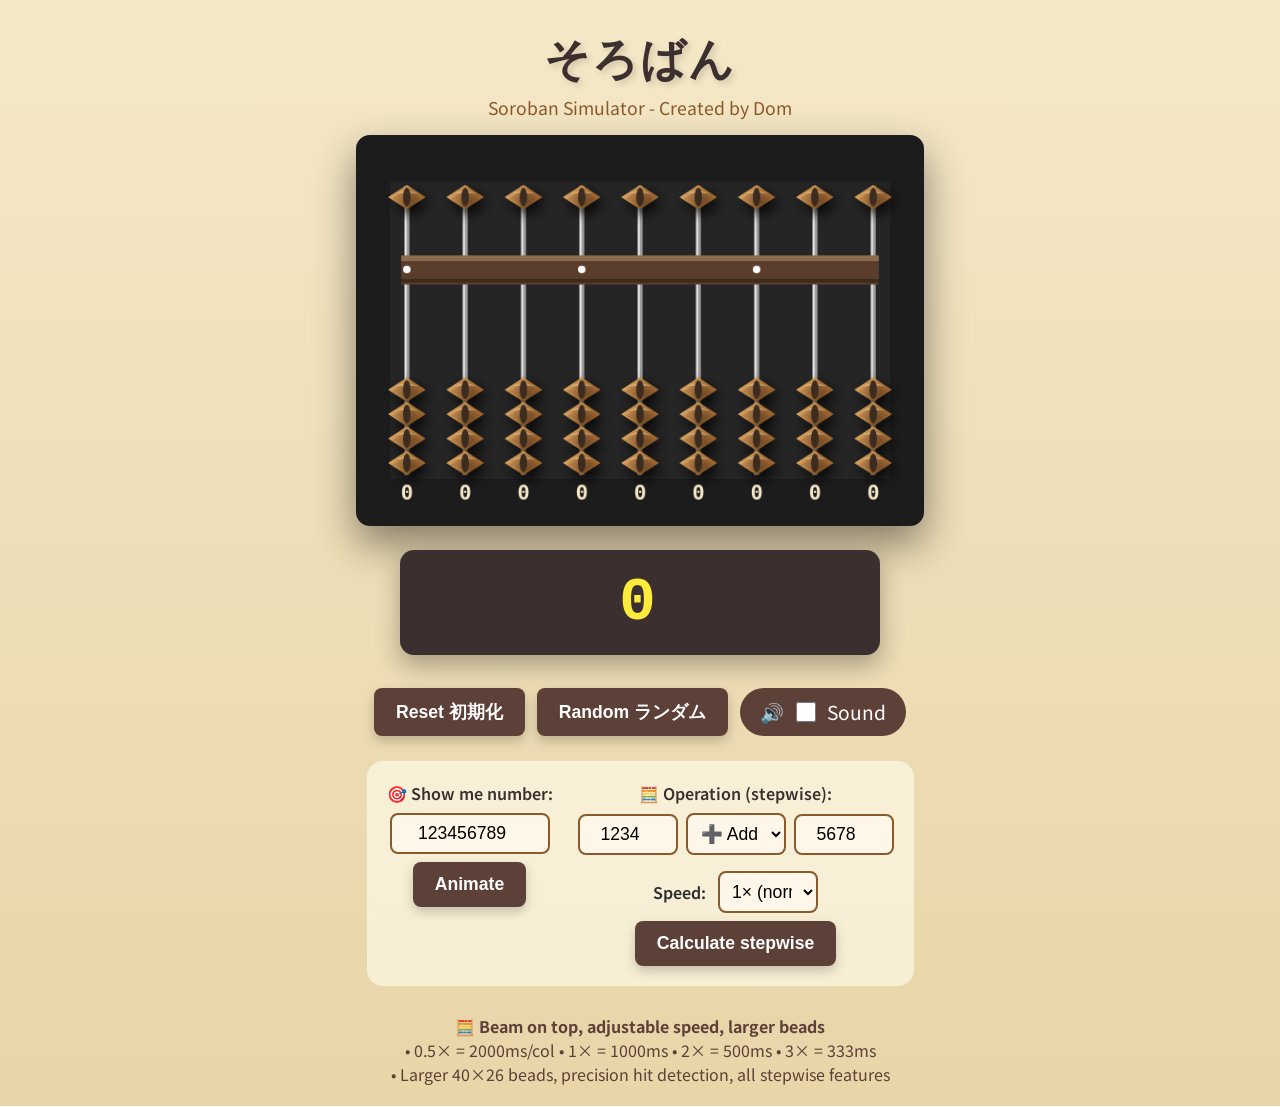
<file: index.html>
<!DOCTYPE html>
<html lang="en">
<head>
    <meta charset="UTF-8">
    <meta name="viewport" content="width=device-width, initial-scale=1.0">
    <title>そろばん • Soroban Simulator</title>
    <link rel="stylesheet" href="style.css">
</head>
<body>
    <h1>そろばん</h1>
    <div class="subtitle">Soroban Simulator - Created by Dom</div>
    
    <div class="orientation-warning">📱 For freeplay mode, rotate to landscape for best experience</div>
    
    <canvas id="canvas" width="568" height="380"></canvas>
    
    <div id="display" class="display">0</div>
    
    <div class="controls">
        <button onclick="clearAbacus()" id="resetBtn">Reset 初期化</button>
        <button onclick="randomize()" id="randomBtn">Random ランダム</button>
        <div class="sound-toggle">
            <span>🔊</span>
            <input type="checkbox" id="soundCheckbox"> Sound
        </div>
    </div>
    
    <div class="mode-panel">
        <div class="mode-item">
            <label>🎯 Show me number:</label>
            <input type="number" id="showNumber" value="123456789" min="0" max="999999999" step="1">
            <button onclick="showMeNumber()" id="showBtn">Animate</button>
        </div>
        <div class="mode-item">
            <label>🧮 Operation (stepwise):</label>
            <div style="display: flex; gap: 8px; align-items: center; flex-wrap: wrap;">
                <input type="number" id="add1" class="small-input" value="1234" min="0" max="999999999">
                <select id="operation">
                    <option value="+">➕ Add</option>
                    <option value="-">➖ Subtract</option>
                </select>
                <input type="number" id="add2" class="small-input" value="5678" min="0" max="999999999">
            </div>
            <div style="display: flex; gap: 12px; align-items: center; margin-top: 8px;">
                <span style="font-weight:600;">Speed:</span>
                <select id="speedSelect">
                    <option value="0.5">0.5× (slower)</option>
                    <option value="1" selected>1× (normal)</option>
                    <option value="2">2× (faster)</option>
                    <option value="3">3× (fastest)</option>
                </select>
            </div>
            <button onclick="addNumbers()" id="addBtn">Calculate stepwise</button>
        </div>
    </div>
    
    <div class="info">
        <strong>🧮 Beam on top, adjustable speed, larger beads</strong><br>
        • 0.5× = 2000ms/col • 1× = 1000ms • 2× = 500ms • 3× = 333ms<br>
        • Larger 40×26 beads, precision hit detection, all stepwise features
    </div>

    <script src="script.js"></script>
</body>
</html>
</file>
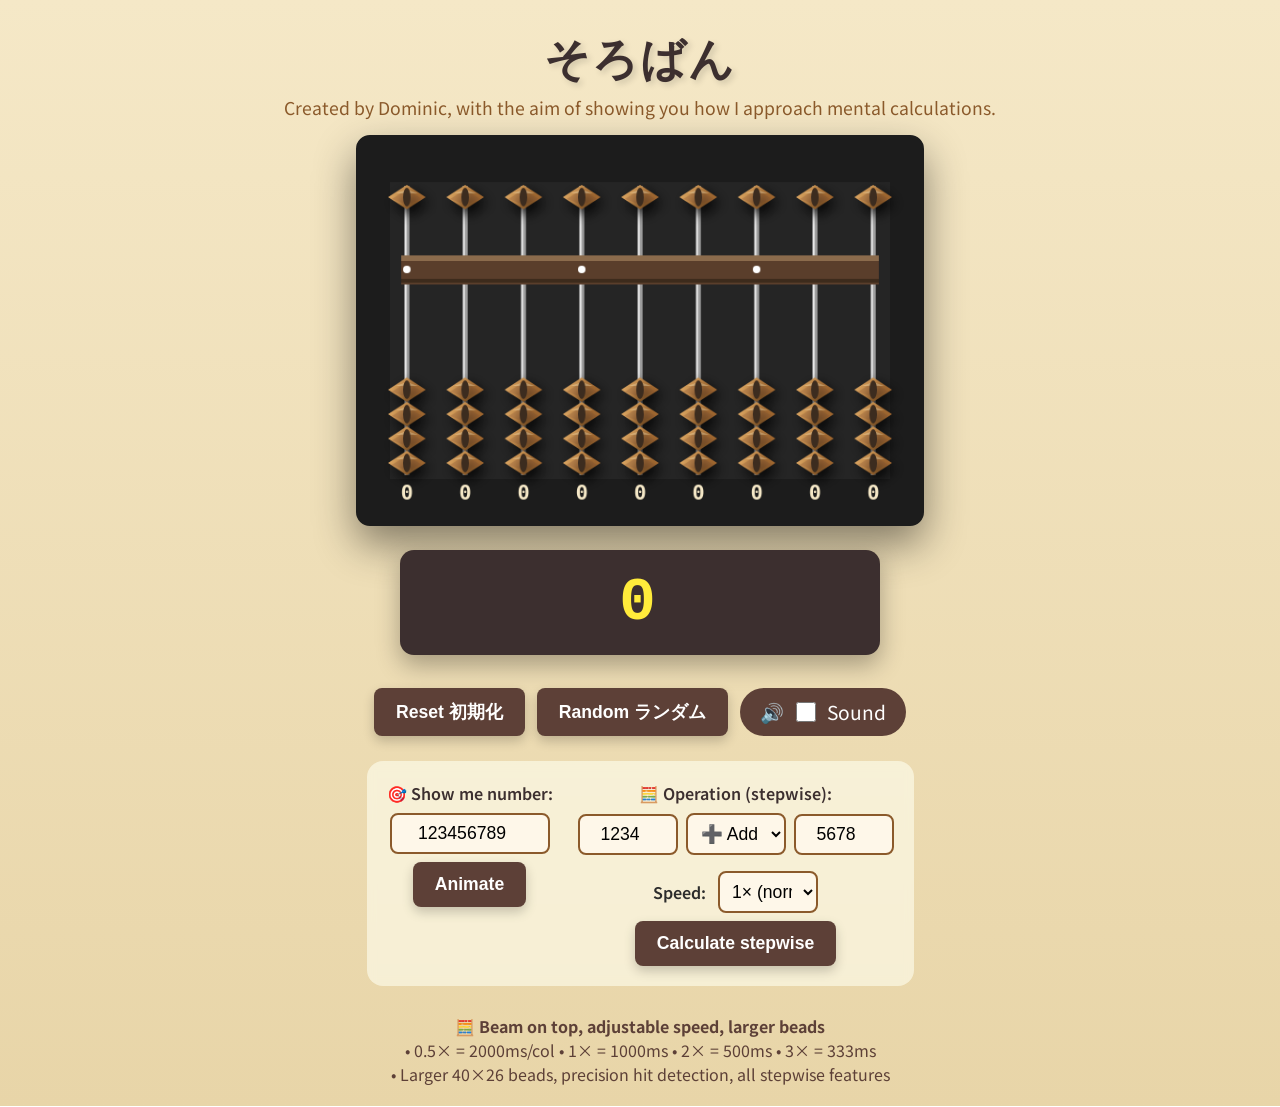
<file: main.html>
<!DOCTYPE html>
<html lang="en">
<head>
    <meta charset="UTF-8">
    <meta name="viewport" content="width=device-width, initial-scale=1.0">
    <title>そろばん • Soroban Simulator</title>
    <link rel="stylesheet" href="style.css">
</head>
<body>
    <h1>そろばん</h1>
    <div class="subtitle">Created by Dominic, with the aim of showing you how I approach mental calculations.</div>
    
    <div class="orientation-warning">📱 Rotate to landscape for best experience</div>
    
    <canvas id="canvas" width="568" height="380"></canvas>
    
    <div id="display" class="display">0</div>
    
    <div class="controls">
        <button onclick="clearAbacus()" id="resetBtn">Reset 初期化</button>
        <button onclick="randomize()" id="randomBtn">Random ランダム</button>
        <div class="sound-toggle">
            <span>🔊</span>
            <input type="checkbox" id="soundCheckbox"> Sound
        </div>
    </div>
    
    <div class="mode-panel">
        <div class="mode-item">
            <label>🎯 Show me number:</label>
            <input type="number" id="showNumber" value="123456789" min="0" max="999999999" step="1">
            <button onclick="showMeNumber()" id="showBtn">Animate</button>
        </div>
        <div class="mode-item">
            <label>🧮 Operation (stepwise):</label>
            <div style="display: flex; gap: 8px; align-items: center; flex-wrap: wrap;">
                <input type="number" id="add1" class="small-input" value="1234" min="0" max="999999999">
                <select id="operation">
                    <option value="+">➕ Add</option>
                    <option value="-">➖ Subtract</option>
                </select>
                <input type="number" id="add2" class="small-input" value="5678" min="0" max="999999999">
            </div>
            <div style="display: flex; gap: 12px; align-items: center; margin-top: 8px;">
                <span style="font-weight:600;">Speed:</span>
                <select id="speedSelect">
                    <option value="0.5">0.5× (slower)</option>
                    <option value="1" selected>1× (normal)</option>
                    <option value="2">2× (faster)</option>
                    <option value="3">3× (fastest)</option>
                </select>
            </div>
            <button onclick="addNumbers()" id="addBtn">Calculate stepwise</button>
        </div>
    </div>
    
    <div class="info">
        <strong>🧮 Beam on top, adjustable speed, larger beads</strong><br>
        • 0.5× = 2000ms/col • 1× = 1000ms • 2× = 500ms • 3× = 333ms<br>
        • Larger 40×26 beads, precision hit detection, all stepwise features
    </div>

    <script src="script.js"></script>
</body>
</html>
</file>
<file: style.css>
@import url('https://fonts.googleapis.com/css2?family=Noto+Sans+JP:wght@400;700&amp;family=Playfair+Display:wght@700&amp;display=swap');

* {
    box-sizing: border-box;
}
body {
    margin: 0;
    padding: 20px;
    background: linear-gradient(#f5e8c7, #e8d5a8);
    font-family: 'Noto Sans JP', system-ui, sans-serif;
    display: flex;
    flex-direction: column;
    align-items: center;
    color: #2c2c2c;
}
h1 {
    font-family: 'Playfair Display', serif;
    font-size: 2.8rem;
    color: #3c2f2f;
    margin: 10px 0 5px;
    text-shadow: 3px 3px 6px rgba(0,0,0,0.15);
    letter-spacing: 2px;
}
.subtitle {
    font-size: 1.1rem;
    color: #8b5a2b;
    margin-bottom: 15px;
    font-weight: 400;
}
canvas {
    border: 17px solid #1c1c1c;
    border-radius: 14px;
    box-shadow: 0 18px 42px rgba(0,0,0,0.45),
                inset 0 10px 18px rgba(255,255,255,0.25);
    background: #1c1c1c;
    cursor: grab;
    display: block;
    width: 100%;
    max-width: 568px;
    height: auto;
    touch-action: none;
}
.display {
    margin: 24px 0 18px;
    padding: 18px 48px;
    background: #3c2f2f;
    color: #ffeb3b;
    font-size: 3.8rem;
    font-weight: 700;
    font-family: monospace;
    border-radius: 14px;
    box-shadow: 0 10px 24px rgba(0,0,0,0.3);
    min-width: 480px;
    text-align: center;
    letter-spacing: 5px;
}
.controls {
    display: flex;
    flex-wrap: wrap;
    gap: 12px;
    justify-content: center;
    margin: 15px 0;
}
button {
    padding: 12px 22px;
    font-size: 1.1rem;
    font-weight: 600;
    background: #5d4037;
    color: white;
    border: none;
    border-radius: 8px;
    cursor: pointer;
    transition: all 0.2s;
    box-shadow: 0 5px 12px rgba(0,0,0,0.2);
}
button:hover:not(:disabled) {
    background: #8b5a2b;
    transform: translateY(-2px);
}
button:disabled {
    opacity: 0.5;
    cursor: not-allowed;
}
.mode-panel {
    background: rgba(255,255,240,0.6);
    border-radius: 16px;
    padding: 20px;
    margin: 10px 0;
    max-width: 720px;
    display: flex;
    flex-wrap: wrap;
    gap: 25px;
    justify-content: center;
    backdrop-filter: blur(4px);
}
.mode-item {
    display: flex;
    flex-direction: column;
    align-items: center;
    gap: 8px;
}
.mode-item label {
    font-weight: 600;
    color: #3c2f2f;
}
.mode-item input {
    padding: 8px;
    font-size: 1.1rem;
    width: 160px;
    text-align: center;
    border: 2px solid #8b5a2b;
    border-radius: 8px;
    background: #fef7e9;
}
.mode-item .small-input {
    width: 100px;
}
.mode-item select {
    padding: 8px;
    font-size: 1.1rem;
    border: 2px solid #8b5a2b;
    border-radius: 8px;
    background: #fef7e9;
    width: 100px;
    text-align: center;
}
.sound-toggle {
    background: #5d4037;
    color: white;
    border-radius: 50px;
    padding: 8px 20px;
    font-size: 1.2rem;
    display: inline-flex;
    align-items: center;
    gap: 8px;
    cursor: pointer;
    user-select: none;
}
.sound-toggle input {
    width: 20px;
    height: 20px;
    cursor: pointer;
}
.orientation-warning {
    display: none;
    background: #ffcc80;
    color: #5d4037;
    padding: 10px 20px;
    border-radius: 30px;
    margin: 10px 0;
    font-weight: bold;
    text-align: center;
}
@media (orientation: portrait) {
    .orientation-warning {
        display: block;
    }
}
.info {
    margin-top: 18px;
    max-width: 720px;
    text-align: center;
    font-size: 1rem;
    color: #5d4037;
    line-height: 1.5;
}
</file>
